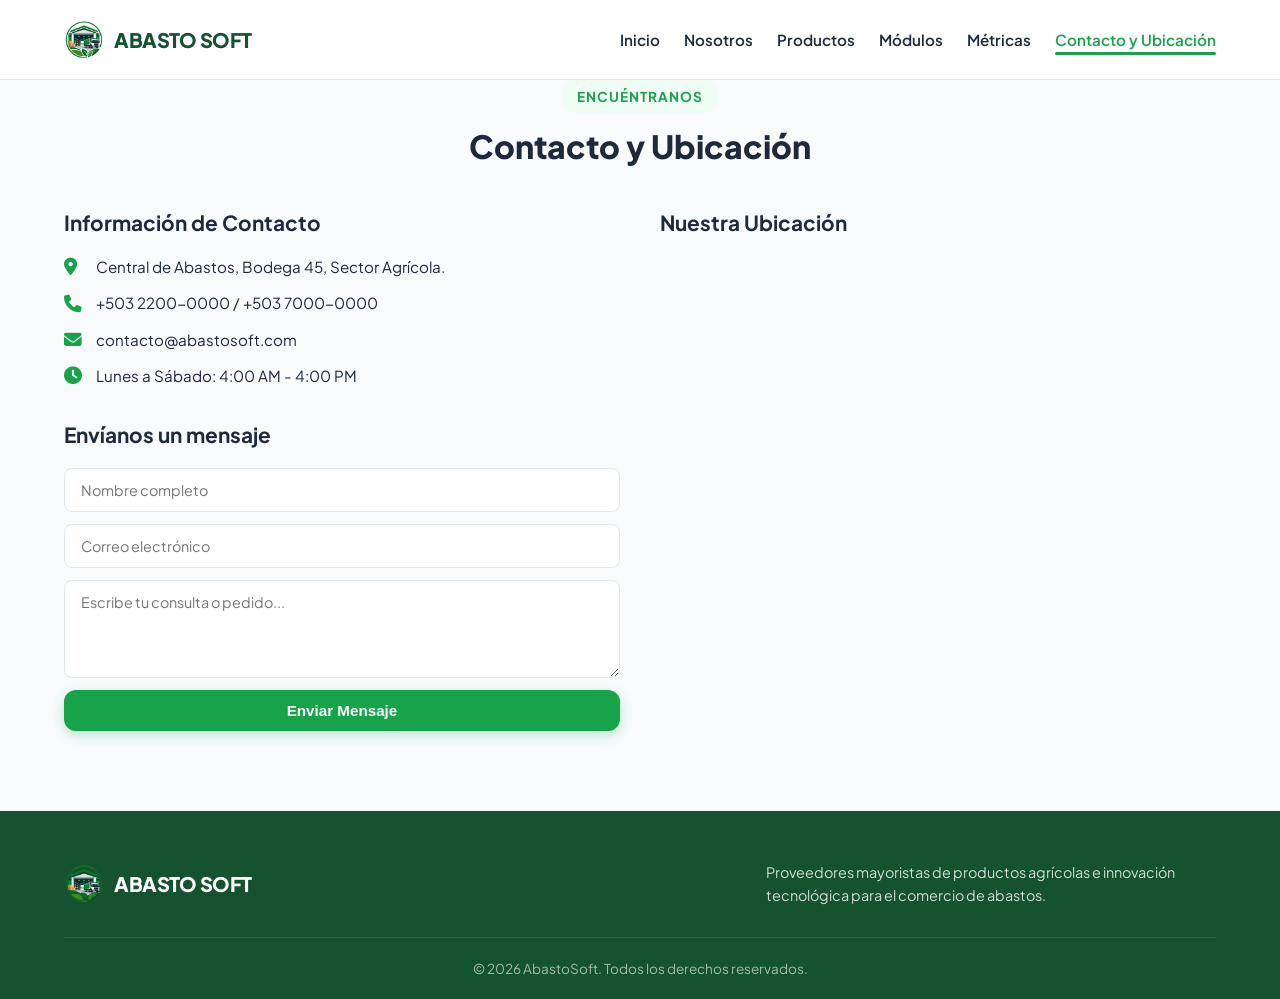
<file: contacto.html>
<!DOCTYPE html>
<html lang="es">
<head>
    <meta charset="UTF-8">
    <meta name="viewport" content="width=device-width, initial-scale=1.0">
    <title>AbastoSoft - Contacto y Ubicación</title>
    
    <link rel="preconnect" href="https://fonts.googleapis.com">
    <link rel="preconnect" href="https://fonts.gstatic.com" crossorigin>
    <link href="https://fonts.googleapis.com/css2?family=Plus+Jakarta+Sans:wght@300;400;600;700;800&display=swap" rel="stylesheet">
    <link rel="stylesheet" href="https://cdnjs.cloudflare.com/ajax/libs/font-awesome/6.4.0/css/all.min.css">
    
    <link rel="stylesheet" href="css/styles.css">
</head>
<body>

    <header>
        <a href="index.html" class="logo">
            <img src="img/logo.png" alt="AbastoSoft Logo" class="logo-img">
            ABASTO SOFT
        </a>
        <button class="menu-toggle" id="menu-toggle" aria-label="Abrir menú">
            <i class="fa-solid fa-bars"></i>
        </button>
        <ul class="nav-links" id="nav-links">
            <li><a href="index.html">Inicio</a></li>
            <li><a href="nosotros.html">Nosotros</a></li>
            <li><a href="productos.html">Productos</a></li>
            <li><a href="modulos.html">Módulos</a></li>
            <li><a href="metricas.html">Métricas</a></li>
            <li><a href="contacto.html" class="active">Contacto y Ubicación</a></li>
        </ul>
    </header>

    <section class="features light-section">
        <div class="section-header">
            <span>Encuéntranos</span>
            <h2>Contacto y Ubicación</h2>
        </div>

        <div class="contact-grid">
            <div class="contact-info">
                <h3>Información de Contacto</h3>
                <p><i class="fa-solid fa-location-dot"></i> Central de Abastos, Bodega 45, Sector Agrícola.</p>
                <p><i class="fa-solid fa-phone"></i> +503 2200-0000 / +503 7000-0000</p>
                <p><i class="fa-solid fa-envelope"></i> contacto@abastosoft.com</p>
                <p><i class="fa-solid fa-clock"></i> Lunes a Sábado: 4:00 AM - 4:00 PM</p>
                
                <h3 style="margin-top: 30px;">Envíanos un mensaje</h3>
                <form class="contact-form" onsubmit="event.preventDefault(); alert('Mensaje enviado con éxito.');">
                    <input type="text" placeholder="Nombre completo" required>
                    <input type="email" placeholder="Correo electrónico" required>
                    <textarea rows="4" placeholder="Escribe tu consulta o pedido..." required></textarea>
                    <button type="submit" class="btn-primary">Enviar Mensaje</button>
                </form>
            </div>

            <div class="map-container">
                <h3>Nuestra Ubicación</h3>
                <iframe 
                    src="https://www.google.com/maps/embed?pb=!1m18!1m12!1m3!1d15499.508101344445!2d-89.2133!3d13.6989!2m3!1f0!2f0!3f0!3m2!1i1024!2i768!4f13.1!3m3!1m2!1s0x0%3A0x0!2zMTPCsDQxJzU2LjAiTiA4OcKwMTInNDcuOSJX!5e0!3m2!1ses!2ssv!4v1600000000000!5m2!1ses!2ssv" 
                    width="100%" height="350" style="border:0; border-radius: 12px;" allowfullscreen="" loading="lazy">
                </iframe>
            </div>
        </div>
    </section>

    <footer>
        <div class="footer-container">
            <a href="index.html" class="logo">
                <img src="img/logo.png" alt="AbastoSoft Logo" class="logo-img">
                ABASTO SOFT
            </a>
            <p>Proveedores mayoristas de productos agrícolas e innovación tecnológica para el comercio de abastos.</p>
        </div>
        <div class="footer-copy">
            &copy; 2026 AbastoSoft. Todos los derechos reservados.
        </div>
    </footer>

    <script src="js/main.js"></script>
</body>
</html>
</file>
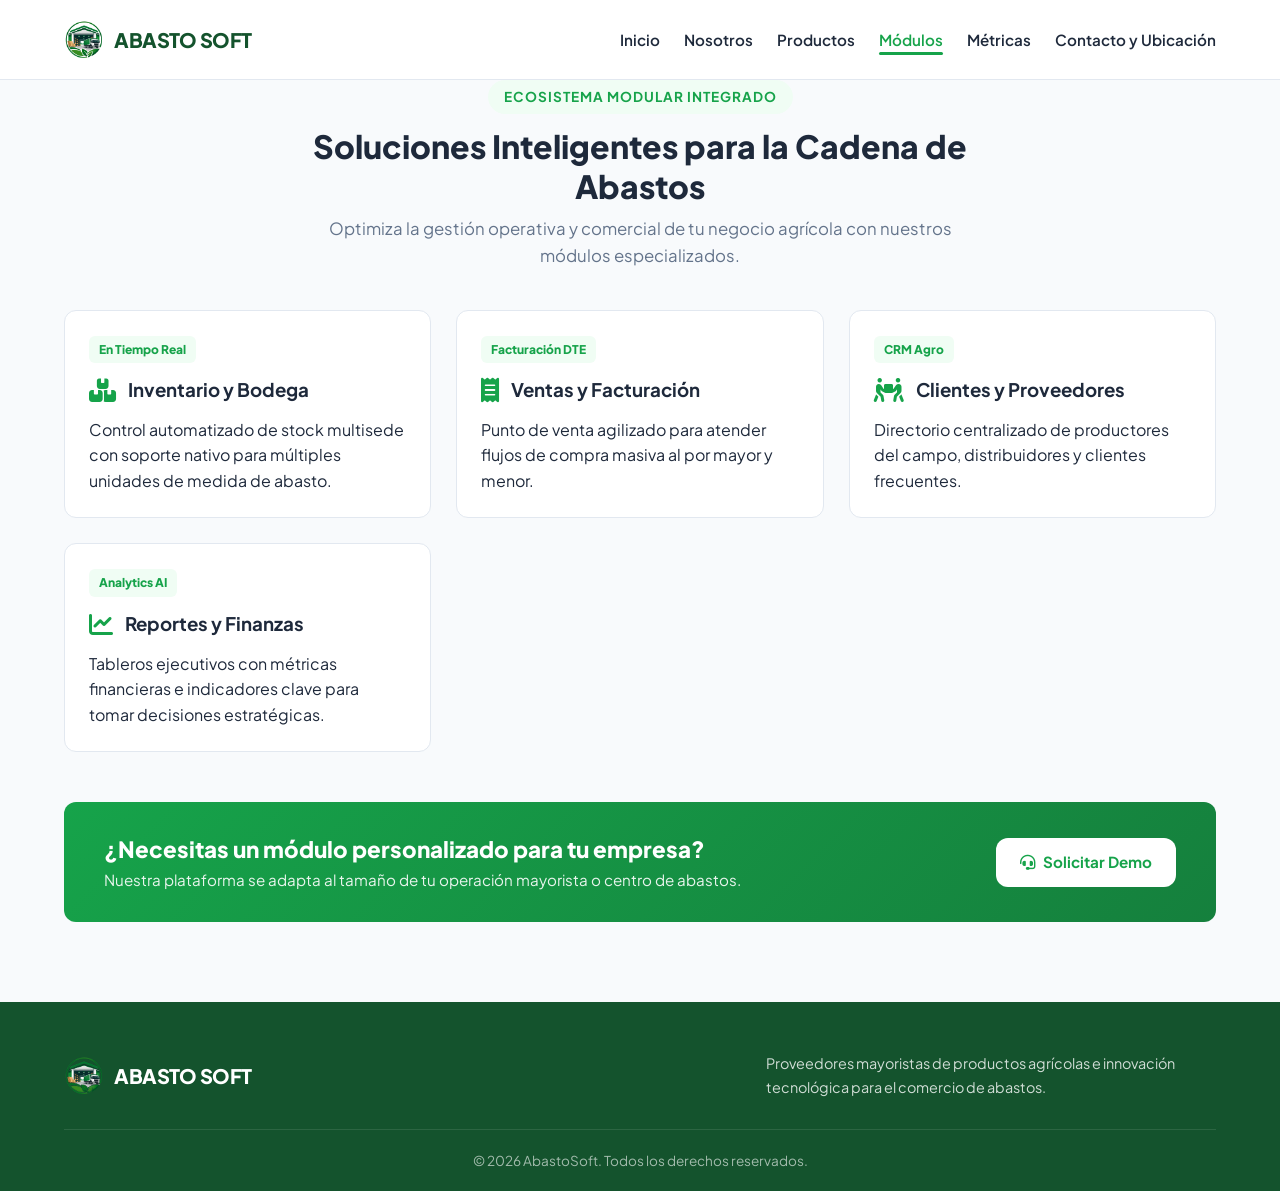
<file: modulos.html>
<!DOCTYPE html>
<html lang="es">
<head>
    <meta charset="UTF-8">
    <meta name="viewport" content="width=device-width, initial-scale=1.0">
    <title>AbastoSoft - Módulos del Sistema ERP</title>
    
    <link rel="preconnect" href="https://fonts.googleapis.com">
    <link rel="preconnect" href="https://fonts.gstatic.com" crossorigin>
    <link href="https://fonts.googleapis.com/css2?family=Plus+Jakarta+Sans:wght@300;400;600;700;800&display=swap" rel="stylesheet">
    <link rel="stylesheet" href="https://cdnjs.cloudflare.com/ajax/libs/font-awesome/6.4.0/css/all.min.css">
    
    <link rel="stylesheet" href="css/styles.css">
</head>
<body>

    <header>
        <a href="index.html" class="logo">
            <img src="img/logo.png" alt="AbastoSoft Logo" class="logo-img">
            ABASTO SOFT
        </a>
        <button class="menu-toggle" id="menu-toggle" aria-label="Abrir menú">
            <i class="fa-solid fa-bars"></i>
        </button>
        <ul class="nav-links" id="nav-links">
            <li><a href="index.html">Inicio</a></li>
            <li><a href="nosotros.html">Nosotros</a></li>
            <li><a href="productos.html">Productos</a></li>
            <li><a href="modulos.html" class="active">Módulos</a></li>
            <li><a href="metricas.html">Métricas</a></li>
            <li><a href="contacto.html">Contacto y Ubicación</a></li>
        </ul>
    </header>

    <main class="features light-section">
        <div class="section-header">
            <span>Ecosistema Modular Integrado</span>
            <h2>Soluciones Inteligentes para la Cadena de Abastos</h2>
            <p style="color: var(--text-muted); font-size: 1.05rem; margin-top: 10px; max-width: 650px; margin-left: auto; margin-right: auto;">
                Optimiza la gestión operativa y comercial de tu negocio agrícola con nuestros módulos especializados.
            </p>
        </div>
        
        <div class="features-grid">
            <div class="feature-card">
                <div class="feature-content">
                    <div class="module-badge">En Tiempo Real</div>
                    <div class="feature-icon-title">
                        <i class="fa-solid fa-boxes-stacked"></i>
                        <h3>Inventario y Bodega</h3>
                    </div>
                    <p>Control automatizado de stock multisede con soporte nativo para múltiples unidades de medida de abasto.</p>
                </div>
            </div>

            <div class="feature-card">
                <div class="feature-content">
                    <div class="module-badge">Facturación DTE</div>
                    <div class="feature-icon-title">
                        <i class="fa-solid fa-receipt"></i>
                        <h3>Ventas y Facturación</h3>
                    </div>
                    <p>Punto de venta agilizado para atender flujos de compra masiva al por mayor y menor.</p>
                </div>
            </div>

            <div class="feature-card">
                <div class="feature-content">
                    <div class="module-badge">CRM Agro</div>
                    <div class="feature-icon-title">
                        <i class="fa-solid fa-people-carry-box"></i>
                        <h3>Clientes y Proveedores</h3>
                    </div>
                    <p>Directorio centralizado de productores del campo, distribuidores y clientes frecuentes.</p>
                </div>
            </div>

            <div class="feature-card">
                <div class="feature-content">
                    <div class="module-badge">Analytics AI</div>
                    <div class="feature-icon-title">
                        <i class="fa-solid fa-chart-line"></i>
                        <h3>Reportes y Finanzas</h3>
                    </div>
                    <p>Tableros ejecutivos con métricas financieras e indicadores clave para tomar decisiones estratégicas.</p>
                </div>
            </div>
        </div>

        <div class="module-cta-banner">
            <div class="cta-content">
                <h3>¿Necesitas un módulo personalizado para tu empresa?</h3>
                <p>Nuestra plataforma se adapta al tamaño de tu operación mayorista o centro de abastos.</p>
            </div>
            <a href="contacto.html" class="btn-primary">
                <i class="fa-solid fa-headset"></i> Solicitar Demo
            </a>
        </div>
    </main>

    <footer>
        <div class="footer-container">
            <a href="index.html" class="logo">
                <img src="img/logo.png" alt="AbastoSoft Logo" class="logo-img">
                ABASTO SOFT
            </a>
            <p>Proveedores mayoristas de productos agrícolas e innovación tecnológica para el comercio de abastos.</p>
        </div>
        <div class="footer-copy">
            &copy; 2026 AbastoSoft. Todos los derechos reservados.
        </div>
    </footer>

    <script src="js/main.js"></script>
</body>
</html>
</file>
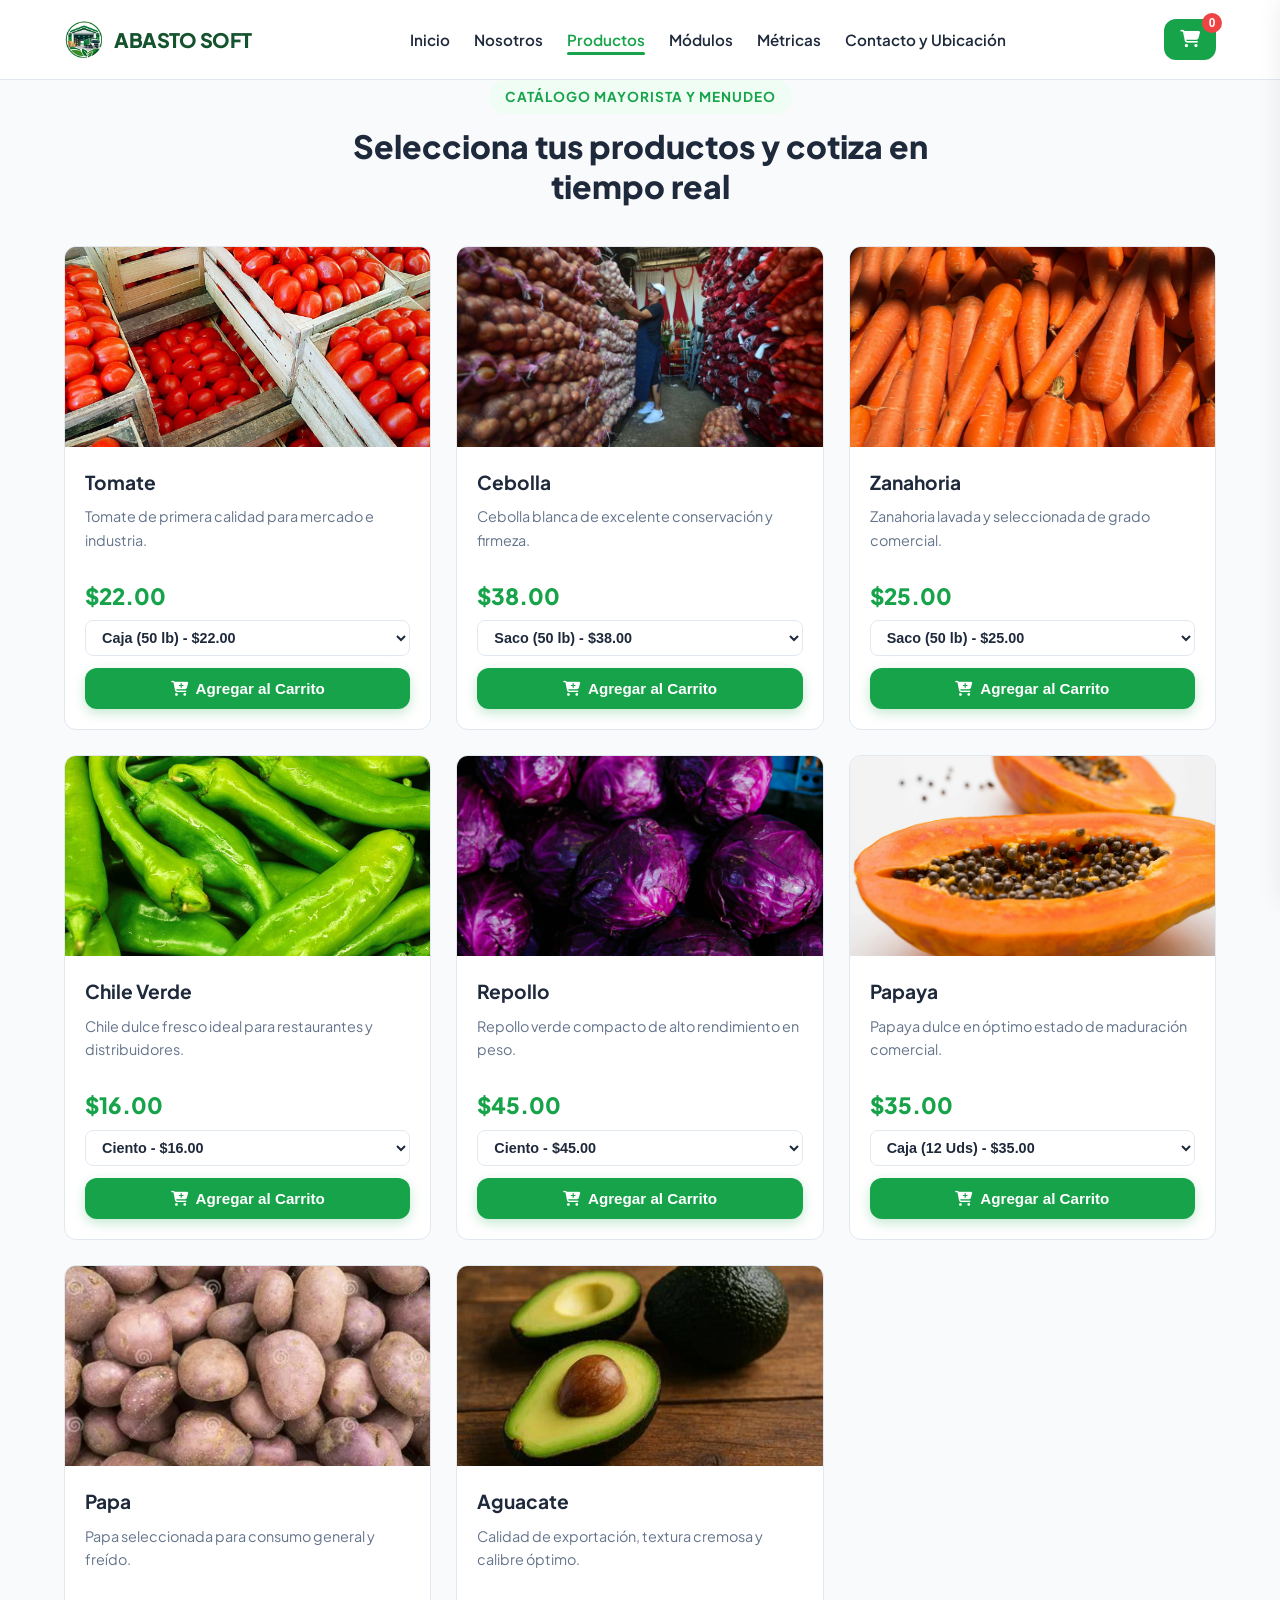
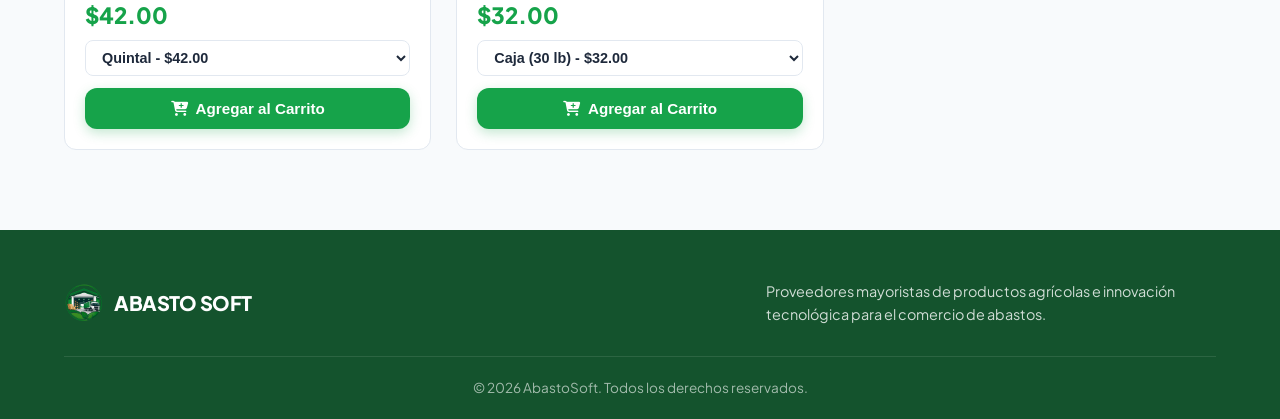
<file: productos.html>
<!DOCTYPE html>
<html lang="es">
<head>
    <meta charset="UTF-8">
    <meta name="viewport" content="width=device-width, initial-scale=1.0">
    <title>AbastoSoft - Productos y Cotización</title>
    
    <link rel="preconnect" href="https://fonts.googleapis.com">
    <link rel="preconnect" href="https://fonts.gstatic.com" crossorigin>
    <link href="https://fonts.googleapis.com/css2?family=Plus+Jakarta+Sans:wght@300;400;600;700;800&display=swap" rel="stylesheet">
    <link rel="stylesheet" href="https://cdnjs.cloudflare.com/ajax/libs/font-awesome/6.4.0/css/all.min.css">
    
    <link rel="stylesheet" href="css/styles.css">
</head>
<body>

    <header>
        <a href="index.html" class="logo">
            <img src="img/logo.png" alt="AbastoSoft Logo" class="logo-img">
            ABASTO SOFT
        </a>
        <button class="menu-toggle" id="menu-toggle" aria-label="Abrir menú">
            <i class="fa-solid fa-bars"></i>
        </button>
        <ul class="nav-links" id="nav-links">
            <li><a href="index.html">Inicio</a></li>
            <li><a href="nosotros.html">Nosotros</a></li>
            <li><a href="productos.html" class="active">Productos</a></li>
            <li><a href="modulos.html">Módulos</a></li>
            <li><a href="metricas.html">Métricas</a></li>
            <li><a href="contacto.html">Contacto y Ubicación</a></li>
        </ul>
        
        <!-- Botón del Carrito en Header -->
        <button class="cart-trigger-btn" onclick="toggleCart()" aria-label="Ver Carrito">
            <i class="fa-solid fa-cart-shopping"></i>
            <span class="cart-badge" id="cartCount">0</span>
        </button>
    </header>

    <main class="features light-section">
        <div class="section-header">
            <span>Catálogo Mayorista y Menudeo</span>
            <h2>Selecciona tus productos y cotiza en tiempo real</h2>
        </div>

        <div class="features-grid">
            
            <!-- Tomate -->
            <div class="product-card">
                <img src="img/tomate.jpg" alt="Tomate" class="product-img">
                <div class="product-info">
                    <h3>Tomate</h3>
                    <p>Tomate de primera calidad para mercado e industria.</p>
                    <div class="product-price-box">
                        <span class="price-display" id="price-Tomate">$22.00</span>
                        <select class="unit-select" onchange="updatePrice('Tomate', this)">
                            <option value="22.00|Caja (50 lb)">Caja (50 lb) - $22.00</option>
                            <option value="18.00|Ciento">Ciento - $18.00</option>
                            <option value="0.50|Libra">Libra - $0.50</option>
                        </select>
                    </div>
                    <button class="btn-primary buy-btn" onclick="addToCart('Tomate', event)">
                        <i class="fa-solid fa-cart-plus"></i> Agregar al Carrito
                    </button>
                </div>
            </div>

            <!-- Cebolla -->
            <div class="product-card">
                <img src="img/cebolla.jpg" alt="Cebolla" class="product-img">
                <div class="product-info">
                    <h3>Cebolla</h3>
                    <p>Cebolla blanca de excelente conservación y firmeza.</p>
                    <div class="product-price-box">
                        <span class="price-display" id="price-Cebolla">$38.00</span>
                        <select class="unit-select" onchange="updatePrice('Cebolla', this)">
                            <option value="38.00|Saco (50 lb)">Saco (50 lb) - $38.00</option>
                            <option value="70.00|Quintal (100 lb)">Quintal - $70.00</option>
                            <option value="0.85|Libra">Libra - $0.85</option>
                        </select>
                    </div>
                    <button class="btn-primary buy-btn" onclick="addToCart('Cebolla', event)">
                        <i class="fa-solid fa-cart-plus"></i> Agregar al Carrito
                    </button>
                </div>
            </div>

            <!-- Zanahoria -->
            <div class="product-card">
                <img src="img/zanahoria.jpg" alt="Zanahoria" class="product-img">
                <div class="product-info">
                    <h3>Zanahoria</h3>
                    <p>Zanahoria lavada y seleccionada de grado comercial.</p>
                    <div class="product-price-box">
                        <span class="price-display" id="price-Zanahoria">$25.00</span>
                        <select class="unit-select" onchange="updatePrice('Zanahoria', this)">
                            <option value="25.00|Saco (50 lb)">Saco (50 lb) - $25.00</option>
                            <option value="48.00|Quintal (100 lb)">Quintal - $48.00</option>
                            <option value="0.60|Libra">Libra - $0.60</option>
                        </select>
                    </div>
                    <button class="btn-primary buy-btn" onclick="addToCart('Zanahoria', event)">
                        <i class="fa-solid fa-cart-plus"></i> Agregar al Carrito
                    </button>
                </div>
            </div>

            <!-- Chile Verde -->
            <div class="product-card">
                <img src="img/chile verde.jpg" alt="Chile Verde" class="product-img">
                <div class="product-info">
                    <h3>Chile Verde</h3>
                    <p>Chile dulce fresco ideal para restaurantes y distribuidores.</p>
                    <div class="product-price-box">
                        <span class="price-display" id="price-Chile Verde">$16.00</span>
                        <select class="unit-select" onchange="updatePrice('Chile Verde', this)">
                            <option value="16.00|Ciento">Ciento - $16.00</option>
                            <option value="28.00|Caja (40 lb)">Caja (40 lb) - $28.00</option>
                            <option value="0.75|Libra">Libra - $0.75</option>
                        </select>
                    </div>
                    <button class="btn-primary buy-btn" onclick="addToCart('Chile Verde', event)">
                        <i class="fa-solid fa-cart-plus"></i> Agregar al Carrito
                    </button>
                </div>
            </div>

            <!-- Repollo -->
            <div class="product-card">
                <img src="img/repollo.jpg" alt="Repollo" class="product-img">
                <div class="product-info">
                    <h3>Repollo</h3>
                    <p>Repollo verde compacto de alto rendimiento en peso.</p>
                    <div class="product-price-box">
                        <span class="price-display" id="price-Repollo">$45.00</span>
                        <select class="unit-select" onchange="updatePrice('Repollo', this)">
                            <option value="45.00|Ciento">Ciento - $45.00</option>
                            <option value="20.00|Saco (25 uds)">Saco (25 uds) - $20.00</option>
                            <option value="0.50|Libra">Libra - $0.50</option>
                        </select>
                    </div>
                    <button class="btn-primary buy-btn" onclick="addToCart('Repollo', event)">
                        <i class="fa-solid fa-cart-plus"></i> Agregar al Carrito
                    </button>
                </div>
            </div>

            <!-- Papaya -->
            <div class="product-card">
                <img src="img/papaya.jpg" alt="Papaya" class="product-img">
                <div class="product-info">
                    <h3>Papaya</h3>
                    <p>Papaya dulce en óptimo estado de maduración comercial.</p>
                    <div class="product-price-box">
                        <span class="price-display" id="price-Papaya">$35.00</span>
                        <select class="unit-select" onchange="updatePrice('Papaya', this)">
                            <option value="35.00|Caja (12 Uds)">Caja (12 Uds) - $35.00</option>
                            <option value="80.00|Ciento">Ciento - $80.00</option>
                            <option value="0.65|Libra">Libra - $0.65</option>
                        </select>
                    </div>
                    <button class="btn-primary buy-btn" onclick="addToCart('Papaya', event)">
                        <i class="fa-solid fa-cart-plus"></i> Agregar al Carrito
                    </button>
                </div>
            </div>

            <!-- NUEVO PRODUCTO 1: Papa Solanum -->
            <div class="product-card">
                <img src="img/papas.png" alt="Papa Solanum" class="product-img">
                <div class="product-info">
                    <h3>Papa</h3>
                    <p>Papa seleccionada para consumo general y freído.</p>
                    <div class="product-price-box">
                        <span class="price-display" id="price-Papa">$42.00</span>
                        <select class="unit-select" onchange="updatePrice('Papa', this)">
                            <option value="42.00|Quintal (100 lb)">Quintal - $42.00</option>
                            <option value="22.00|Saco (50 lb)">Saco (50 lb) - $22.00</option>
                            <option value="0.55|Libra">Libra - $0.55</option>
                        </select>
                    </div>
                    <button class="btn-primary buy-btn" onclick="addToCart('Papa', event)">
                        <i class="fa-solid fa-cart-plus"></i> Agregar al Carrito
                    </button>
                </div>
            </div>

            <!-- NUEVO PRODUCTO 2: Aguacate Hass -->
            <div class="product-card">
                <img src="img/aguacate.jpg" alt="Aguacate Hass" class="product-img">
                <div class="product-info">
                    <h3>Aguacate</h3>
                    <p>Calidad de exportación, textura cremosa y calibre óptimo.</p>
                    <div class="product-price-box">
                        <span class="price-display" id="price-Aguacate">$32.00</span>
                        <select class="unit-select" onchange="updatePrice('Aguacate', this)">
                            <option value="32.00|Caja (30 lb)">Caja (30 lb) - $32.00</option>
                            <option value="65.00|Ciento">Ciento - $65.00</option>
                            <option value="1.20|Libra">Libra - $1.20</option>
                        </select>
                    </div>
                    <button class="btn-primary buy-btn" onclick="addToCart('Aguacate', event)">
                        <i class="fa-solid fa-cart-plus"></i> Agregar al Carrito
                    </button>
                </div>
            </div>

        </div>
    </main>

    <!-- Panel Lateral del Carrito -->
    <aside id="cartDrawer" class="cart-drawer">
        <div class="cart-header">
            <h3><i class="fa-solid fa-cart-shopping"></i> Cotización de Pedido</h3>
            <span class="close-cart" onclick="toggleCart()">&times;</span>
        </div>
        <div class="cart-body" id="cartItems">
            <p class="empty-msg">El carrito está vacío. Agrega productos para cotizar.</p>
        </div>
        <div class="cart-footer">
            <div class="total-row">
                <span>Total Estimado:</span>
                <strong id="cartTotal">$0.00</strong>
            </div>
            <button class="btn-primary checkout-btn" onclick="openCheckoutModal()" id="btnCheckout" disabled>
                Procesar Cotización / Compra
            </button>
        </div>
    </aside>

    <!-- Modal Formulario de Compra -->
    <div id="orderModal" class="modal">
        <div class="modal-content modal-large">
            <span class="close-modal" onclick="closeOrderModal()">&times;</span>
            <h3><i class="fa-solid fa-file-invoice-dollar"></i> Formulario de Cotización y Pedido</h3>
            <p class="modal-subtext">Ingresa tus datos para procesar la orden y coordinar la entrega con un asesor.</p>
            
            <form onsubmit="submitOrder(event)">
                <div class="form-grid">
                    <div class="form-group">
                        <label>Nombre Completo:</label>
                        <input type="text" placeholder="Ej. Juan Carlos Pérez" required>
                    </div>

                    <div class="form-group">
                        <label>Correo Electrónico:</label>
                        <input type="email" placeholder="correo@ejemplo.com" required>
                    </div>

                    <div class="form-group">
                        <label>DUI:</label>
                        <input type="text" placeholder="00000000-0" pattern="[0-9]{8}-[0-9]{1}" required>
                    </div>

                    <div class="form-group">
                        <label>Teléfono Celular Principal:</label>
                        <input type="tel" placeholder="7000-0000" pattern="[0-9]{4}-[0-9]{4}|[0-9]{8}" required>
                    </div>
                </div>

                <div class="summary-box">
                    <h4>Resumen de Cotización</h4>
                    <ul id="modalSummaryList"></ul>
                    <div class="summary-total">Total a Cotizar: <span id="modalTotal">$0.00</span></div>
                </div>

                <button type="submit" class="btn-primary full-width-btn">
                    Enviar Cotización
                </button>
            </form>
        </div>
    </div>

    <footer>
        <div class="footer-container">
            <a href="index.html" class="logo">
                <img src="img/logo.png" alt="AbastoSoft Logo" class="logo-img">
                ABASTO SOFT
            </a>
            <p>Proveedores mayoristas de productos agrícolas e innovación tecnológica para el comercio de abastos.</p>
        </div>
        <div class="footer-copy">
            &copy; 2026 AbastoSoft. Todos los derechos reservados.
        </div>
    </footer>

    <script src="js/main.js"></script>
</body>
</html>
</file>
<file: css/styles.css>
/* ==========================================
   1. VARIABLES GLOBALES & RESET
   ========================================== */
:root {
  --primary-green: #16a34a;
  --primary-hover: #15803d;
  --soft-green-bg: #f0fdf4;
  --dark-green: #14532d;
  --text-color: #1e293b;
  --text-muted: #64748b;
  --border-color: #e2e8f0;
  --bg-light: #f8fafc;
  --white: #ffffff;
  --shadow-sm: 0 2px 8px rgba(0, 0, 0, 0.06);
  --shadow-md: 0 8px 24px rgba(0, 0, 0, 0.08);
  --shadow-lg: 0 16px 32px rgba(0, 0, 0, 0.12);
  --gradient-primary: linear-gradient(135deg, #16a34a 0%, #15803d 100%);
  --radius-md: 12px;
  --radius-lg: 20px;
  --transition: all 0.3s ease;
}

*, *::before, *::after {
  box-sizing: border-box;
  margin: 0;
  padding: 0;
}

html {
  scroll-behavior: smooth;
  font-size: 16px;
  overflow-x: hidden;
}

body {
  font-family: 'Plus Jakarta Sans', sans-serif;
  color: var(--text-color);
  background-color: var(--white);
  line-height: 1.6;
  overflow-x: hidden;
  width: 100%;
}

img {
  max-width: 100%;
  height: auto;
  display: block;
}

a {
  text-decoration: none;
  color: inherit;
}

/* ==========================================
   2. HEADER & NAVEGACIÓN (RESPONSIVE MOVILES)
   ========================================== */
header {
  position: fixed;
  top: 0;
  left: 0;
  width: 100%;
  height: 80px;
  background: rgba(255, 255, 255, 0.95);
  backdrop-filter: blur(10px);
  border-bottom: 1px solid var(--border-color);
  z-index: 1000;
  display: flex;
  align-items: center;
  justify-content: space-between;
  padding: 0 5%;
}

.logo {
  display: flex;
  align-items: center;
  gap: 10px;
  font-weight: 800;
  font-size: 1.25rem;
  color: var(--dark-green);
  letter-spacing: -0.5px;
}

.logo-img {
  width: 40px;
  height: 40px;
  object-fit: contain;
}

.nav-links {
  display: flex;
  align-items: center;
  gap: 24px;
  list-style: none;
}

.nav-links a {
  font-weight: 600;
  font-size: 0.95rem;
  color: var(--text-color);
  transition: var(--transition);
  position: relative;
}

.nav-links a:hover,
.nav-links a.active {
  color: var(--primary-green);
}

.nav-links a.active::after {
  content: '';
  position: absolute;
  bottom: -6px;
  left: 0;
  width: 100%;
  height: 3px;
  background: var(--primary-green);
  border-radius: 2px;
}

.menu-toggle {
  display: none;
  background: none;
  border: none;
  font-size: 1.5rem;
  color: var(--text-color);
  cursor: pointer;
  padding: 8px;
}

/* ==========================================
   3. SECCIONES GENERALES & HERO
   ========================================== */
section, main {
  width: 100%;
}

.light-section {
  background-color: var(--bg-light);
}

.section-header {
  text-align: center;
  max-width: 700px;
  margin: 0 auto 40px auto;
  padding: 0 20px;
}

.section-header span {
  background: var(--soft-green-bg);
  color: var(--primary-green);
  padding: 6px 16px;
  border-radius: 20px;
  font-weight: 700;
  font-size: 0.85rem;
  text-transform: uppercase;
  letter-spacing: 1px;
  display: inline-block;
  margin-bottom: 12px;
}

.section-header h2 {
  font-size: 2rem;
  font-weight: 800;
  color: var(--text-color);
  line-height: 1.25;
}

/* Hero Section */
.hero {
  padding: 140px 5% 60px 5%;
  background: linear-gradient(180deg, var(--soft-green-bg) 0%, var(--white) 100%);
  display: flex;
  align-items: center;
}

.hero-container {
  max-width: 1200px;
  margin: 0 auto;
  display: grid;
  grid-template-columns: 1fr 1fr;
  gap: 40px;
  align-items: center;
  width: 100%;
}

.hero-tag {
  display: inline-flex;
  align-items: center;
  gap: 8px;
  background: var(--soft-green-bg);
  color: var(--primary-green);
  padding: 6px 16px;
  border-radius: 20px;
  font-weight: 700;
  font-size: 0.85rem;
  margin-bottom: 16px;
}

.hero-content h1 {
  font-size: 2.8rem;
  font-weight: 800;
  line-height: 1.15;
  margin-bottom: 20px;
}

.hero-content h1 span {
  color: var(--primary-green);
}

.hero-content p {
  font-size: 1.1rem;
  color: var(--text-muted);
  margin-bottom: 30px;
}

.hero-btns {
  display: flex;
  gap: 15px;
  flex-wrap: wrap;
}

.btn-primary, .btn-secondary {
  display: inline-flex;
  align-items: center;
  justify-content: center;
  gap: 8px;
  padding: 12px 24px;
  border-radius: var(--radius-md);
  font-weight: 700;
  font-size: 0.95rem;
  cursor: pointer;
  transition: var(--transition);
  border: none;
}

.btn-primary {
  background: var(--primary-green);
  color: var(--white);
  box-shadow: 0 4px 12px rgba(22, 163, 74, 0.25);
}

.btn-primary:hover {
  background: var(--primary-hover);
  transform: translateY(-2px);
}

.btn-secondary {
  background: transparent;
  color: var(--text-color);
  border: 1.5px solid var(--border-color);
}

.btn-secondary:hover {
  border-color: var(--primary-green);
  color: var(--primary-green);
  transform: translateY(-2px);
}

.hero-image-wrapper {
  position: relative;
}

.hero-img-main {
  width: 100%;
  border-radius: var(--radius-lg);
  box-shadow: var(--shadow-md);
  object-fit: cover;
}

.floating-badge {
  position: absolute;
  bottom: -20px;
  left: -20px;
  background: var(--white);
  padding: 16px 20px;
  border-radius: var(--radius-md);
  box-shadow: var(--shadow-lg);
  display: flex;
  align-items: center;
  gap: 12px;
}

.floating-badge i {
  font-size: 1.8rem;
  color: var(--primary-green);
}

.floating-badge h4 {
  font-size: 0.9rem;
  font-weight: 800;
}

.floating-badge span {
  font-size: 0.75rem;
  color: var(--text-muted);
}

/* ==========================================
   4. TARJETAS Y REJILLAS (GRID SYSTEM)
   ========================================== */
.features {
  padding: 80px 5%;
}

.features-grid {
  max-width: 1200px;
  margin: 0 auto;
  display: grid;
  grid-template-columns: repeat(auto-fit, minmax(280px, 1fr));
  gap: 25px;
}

/* Tarjetas de Producto */
.product-card {
  background: var(--white);
  border-radius: var(--radius-md);
  border: 1px solid var(--border-color);
  overflow: hidden;
  transition: var(--transition);
  display: flex;
  flex-direction: column;
}

.product-card:hover {
  transform: translateY(-5px);
  box-shadow: var(--shadow-md);
  border-color: rgba(22, 163, 74, 0.3);
}

.product-img {
  width: 100%;
  height: 200px;
  object-fit: cover;
}

.product-info {
  padding: 20px;
  display: flex;
  flex-direction: column;
  flex-grow: 1;
}

.product-info h3 {
  font-size: 1.2rem;
  font-weight: 700;
  margin-bottom: 8px;
}

.product-info p {
  font-size: 0.9rem;
  color: var(--text-muted);
  margin-bottom: 15px;
  flex-grow: 1;
}

/* Tarjetas de Módulos / Características */
.feature-card {
  background: var(--white);
  border: 1px solid var(--border-color);
  border-radius: var(--radius-md);
  padding: 24px;
  transition: var(--transition);
}

.feature-card:hover {
  box-shadow: var(--shadow-md);
  border-color: var(--primary-green);
}

.feature-icon-title {
  display: flex;
  align-items: center;
  gap: 12px;
  margin-bottom: 12px;
}

.feature-icon-title i {
  font-size: 1.5rem;
  color: var(--primary-green);
}

.module-badge {
  display: inline-block;
  background: var(--soft-green-bg);
  color: var(--primary-green);
  font-size: 0.75rem;
  font-weight: 800;
  padding: 4px 10px;
  border-radius: 6px;
  margin-bottom: 12px;
}

/* Banner CTA en Módulos */
.module-cta-banner {
  max-width: 1200px;
  margin: 50px auto 0 auto;
  background: var(--gradient-primary);
  border-radius: var(--radius-md);
  padding: 30px 40px;
  color: white;
  display: flex;
  align-items: center;
  justify-content: space-between;
  gap: 20px;
  flex-wrap: wrap;
}

.module-cta-banner h3 {
  font-size: 1.4rem;
  font-weight: 800;
}

.module-cta-banner p {
  opacity: 0.9;
  font-size: 0.95rem;
}

.module-cta-banner .btn-primary {
  background: white;
  color: var(--primary-green);
  box-shadow: none;
  white-space: nowrap;
}

/* ==========================================
   5. MÉTRICAS & ESTADÍSTICAS
   ========================================== */
.stats-section {
  padding: 80px 5%;
}

.stats-grid {
  max-width: 1200px;
  margin: 0 auto;
  display: grid;
  grid-template-columns: repeat(auto-fit, minmax(240px, 1fr));
  gap: 24px;
}

.stat-card {
  background: var(--white);
  border: 1px solid var(--border-color);
  padding: 30px 20px;
  border-radius: var(--radius-md);
  text-align: center;
  transition: var(--transition);
}

.stat-card:hover {
  transform: translateY(-4px);
  border-color: var(--primary-green);
  box-shadow: var(--shadow-sm);
}

.stat-card h3 {
  font-size: 2.5rem;
  font-weight: 800;
  color: var(--primary-green);
  margin-bottom: 8px;
}

.stat-card p {
  font-size: 0.9rem;
  color: var(--text-muted);
  font-weight: 600;
}

/* ==========================================
   6. SECCIÓN DE CONTACTO Y UBICACIÓN
   ========================================== */
.contact-grid {
  max-width: 1200px;
  margin: 0 auto;
  display: grid;
  grid-template-columns: 1fr 1fr;
  gap: 40px;
}

.contact-info h3, .map-container h3 {
  font-size: 1.3rem;
  font-weight: 700;
  margin-bottom: 16px;
}

.contact-info p {
  display: flex;
  align-items: center;
  gap: 12px;
  margin-bottom: 12px;
  font-size: 0.95rem;
  color: var(--text-color);
}

.contact-info p i {
  color: var(--primary-green);
  font-size: 1.1rem;
  width: 20px;
}

.contact-form {
  display: flex;
  flex-direction: column;
  gap: 12px;
}

.contact-form input,
.contact-form textarea {
  width: 100%;
  padding: 12px 16px;
  border: 1px solid var(--border-color);
  border-radius: 8px;
  font-family: inherit;
  font-size: 0.9rem;
  outline: none;
  transition: var(--transition);
}

.contact-form input:focus,
.contact-form textarea:focus {
  border-color: var(--primary-green);
  box-shadow: 0 0 0 3px rgba(22, 163, 74, 0.15);
}

/* ==========================================
   7. MODAL Y ELEMENTOS INTERACTIVOS
   ========================================== */
.modal {
  display: none;
  position: fixed;
  top: 0;
  left: 0;
  width: 100%;
  height: 100%;
  background: rgba(0, 0, 0, 0.5);
  backdrop-filter: blur(4px);
  z-index: 3000;
  align-items: center;
  justify-content: center;
  padding: 20px;
}

.modal-content {
  background: white;
  border-radius: var(--radius-lg);
  padding: 30px;
  position: relative;
  width: 100%;
  box-shadow: var(--shadow-lg);
}

.close-modal {
  position: absolute;
  top: 20px;
  right: 20px;
  font-size: 1.5rem;
  cursor: pointer;
  color: var(--text-muted);
}

/* ==========================================
   8. FOOTER
   ========================================== */
footer {
  background: var(--dark-green);
  color: white;
  padding: 50px 5% 20px 5%;
}

.footer-container {
  max-width: 1200px;
  margin: 0 auto;
  display: flex;
  justify-content: space-between;
  align-items: center;
  flex-wrap: wrap;
  gap: 20px;
  border-bottom: 1px solid rgba(255, 255, 255, 0.1);
  padding-bottom: 30px;
}

.footer-container .logo {
  color: white;
}

.footer-container p {
  max-width: 450px;
  font-size: 0.9rem;
  opacity: 0.8;
}

.footer-copy {
  max-width: 1200px;
  margin: 20px auto 0 auto;
  text-align: center;
  font-size: 0.85rem;
  opacity: 0.6;
}

/* ==========================================
   9. MEDIA QUERIES (ADAPTACIÓN TELEFÓNICA / RESPONSIVE)
   ========================================== */
@media (max-width: 992px) {
  .hero-container, .contact-grid {
    grid-template-columns: 1fr;
  }
  
  .hero-content h1 {
    font-size: 2.2rem;
  }

  .floating-badge {
    position: relative;
    bottom: auto;
    left: auto;
    margin-top: -30px;
    margin-left: 20px;
    width: fit-content;
  }
}

@media (max-width: 768px) {
  /* Menú Hamburguesa para Móvil */
  .menu-toggle {
    display: block;
  }

  .nav-links {
    position: fixed;
    top: 80px;
    left: 0;
    width: 100%;
    background: white;
    flex-direction: column;
    align-items: flex-start;
    padding: 20px 5%;
    gap: 16px;
    box-shadow: var(--shadow-md);
    transform: translateY(-150%);
    transition: transform 0.3s ease-in-out;
    z-index: 999;
  }

  .nav-links.active {
    transform: translateY(0);
  }

  .nav-links li {
    width: 100%;
  }

  .nav-links a {
    display: block;
    padding: 8px 0;
    font-size: 1.05rem;
  }

  /* Ajustes de tipografía e imágen */
  .hero {
    padding-top: 110px;
  }

  .hero-content h1 {
    font-size: 1.85rem;
  }

  .section-header h2 {
    font-size: 1.5rem;
  }

  .module-cta-banner {
    flex-direction: column;
    text-align: center;
    padding: 25px 20px;
  }

  /* Ajuste de Modales y Drawer de Carrito */
  .cart-drawer {
    width: 100% !important;
    max-width: 100% !important;
  }

  .modal-content {
    padding: 20px 15px;
  }
}

@media (max-width: 480px) {
  header {
    padding: 0 4%;
  }

  .logo {
    font-size: 1rem;
  }

  .btn-primary, .btn-secondary {
    width: 100%;
  }

  .hero-btns {
    width: 100%;
  }
}

/* ==========================================
   10. ESTILOS DEL CARRITO Y FORMULARIO MODAL
   ========================================== */

.cart-trigger-btn {
  position: relative;
  background: var(--primary-green);
  color: white;
  border: none;
  padding: 10px 16px;
  border-radius: 12px;
  cursor: pointer;
  font-size: 1.1rem;
  transition: var(--transition);
}

.cart-trigger-btn:hover {
  background: var(--primary-hover);
  transform: scale(1.05);
}

.cart-badge {
  position: absolute;
  top: -6px;
  right: -6px;
  background: #ef4444;
  color: white;
  font-size: 0.75rem;
  font-weight: 800;
  width: 20px;
  height: 20px;
  border-radius: 50%;
  display: flex;
  align-items: center;
  justify-content: center;
}

.product-price-box {
  display: flex;
  flex-direction: column;
  gap: 6px;
  margin: 12px 0;
}

.price-display {
  font-size: 1.4rem;
  font-weight: 800;
  color: var(--primary-green);
}

.unit-select {
  padding: 8px 12px;
  border-radius: 8px;
  border: 1px solid var(--border-color);
  background: white;
  font-weight: 600;
  font-size: 0.9rem;
  color: var(--text-color);
}

/* Panel Lateral (Drawer) */
.cart-drawer {
  position: fixed;
  top: 0;
  right: -420px;
  width: 100%;
  max-width: 400px;
  height: 100vh;
  background: white;
  box-shadow: -10px 0 30px rgba(0,0,0,0.15);
  z-index: 2500;
  display: flex;
  flex-direction: column;
  transition: right 0.4s ease;
}

.cart-drawer.open {
  right: 0;
}

.cart-header {
  padding: 20px;
  background: var(--soft-green-bg);
  border-bottom: 1px solid var(--border-color);
  display: flex;
  justify-content: space-between;
  align-items: center;
}

.cart-header h3 {
  font-size: 1.1rem;
  color: var(--primary-green);
}

.close-cart {
  font-size: 1.8rem;
  cursor: pointer;
  color: var(--text-muted);
}

.cart-body {
  padding: 20px;
  flex: 1;
  overflow-y: auto;
}

.cart-item {
  display: flex;
  justify-content: space-between;
  align-items: center;
  padding: 12px 0;
  border-bottom: 1px solid var(--border-color);
}

.cart-item-title {
  font-weight: 700;
  font-size: 0.95rem;
}

.cart-item-unit {
  font-size: 0.8rem;
  color: var(--text-muted);
}

.cart-qty-ctrl {
  display: flex;
  align-items: center;
  gap: 8px;
  margin-top: 4px;
}

.cart-qty-ctrl button {
  background: #e2e8f0;
  border: none;
  width: 24px;
  height: 24px;
  border-radius: 4px;
  cursor: pointer;
  font-weight: bold;
}

.cart-footer {
  padding: 20px;
  border-top: 1px solid var(--border-color);
  background: #fafafa;
}

.total-row {
  display: flex;
  justify-content: space-between;
  font-size: 1.2rem;
  margin-bottom: 15px;
}

.checkout-btn {
  width: 100%;
  text-align: center;
  justify-content: center;
}

.checkout-btn:disabled {
  opacity: 0.5;
  cursor: not-allowed;
}

/* Modal Extendido */
.modal-large {
  max-width: 600px;
}

.modal-subtext {
  font-size: 0.9rem;
  color: var(--text-muted);
  margin-bottom: 15px;
}

.form-grid {
  display: grid;
  grid-template-columns: 1fr 1fr;
  gap: 12px;
}

.form-group {
  display: flex;
  flex-direction: column;
  gap: 4px;
}

.form-group label {
  font-size: 0.82rem;
  font-weight: 700;
}

.form-group input {
  width: 100%;
  padding: 8px 12px;
  border: 1px solid var(--border-color);
  border-radius: 6px;
  font-family: inherit;
}

.summary-box {
  background: var(--soft-green-bg);
  border: 1px solid rgba(22, 163, 74, 0.2);
  border-radius: 12px;
  padding: 15px;
  margin-top: 15px;
}

.summary-box h4 {
  font-size: 0.95rem;
  color: var(--primary-green);
  margin-bottom: 8px;
}

.summary-box ul {
  list-style: none;
  font-size: 0.85rem;
  color: var(--text-muted);
}

.summary-total {
  margin-top: 8px;
  font-weight: 800;
  text-align: right;
  font-size: 1rem;
}

.full-width-btn {
  margin-top: 15px;
  width: 100%;
}

@media (max-width: 600px) {
  .form-grid {
    grid-template-columns: 1fr;
  }
}
</file>
